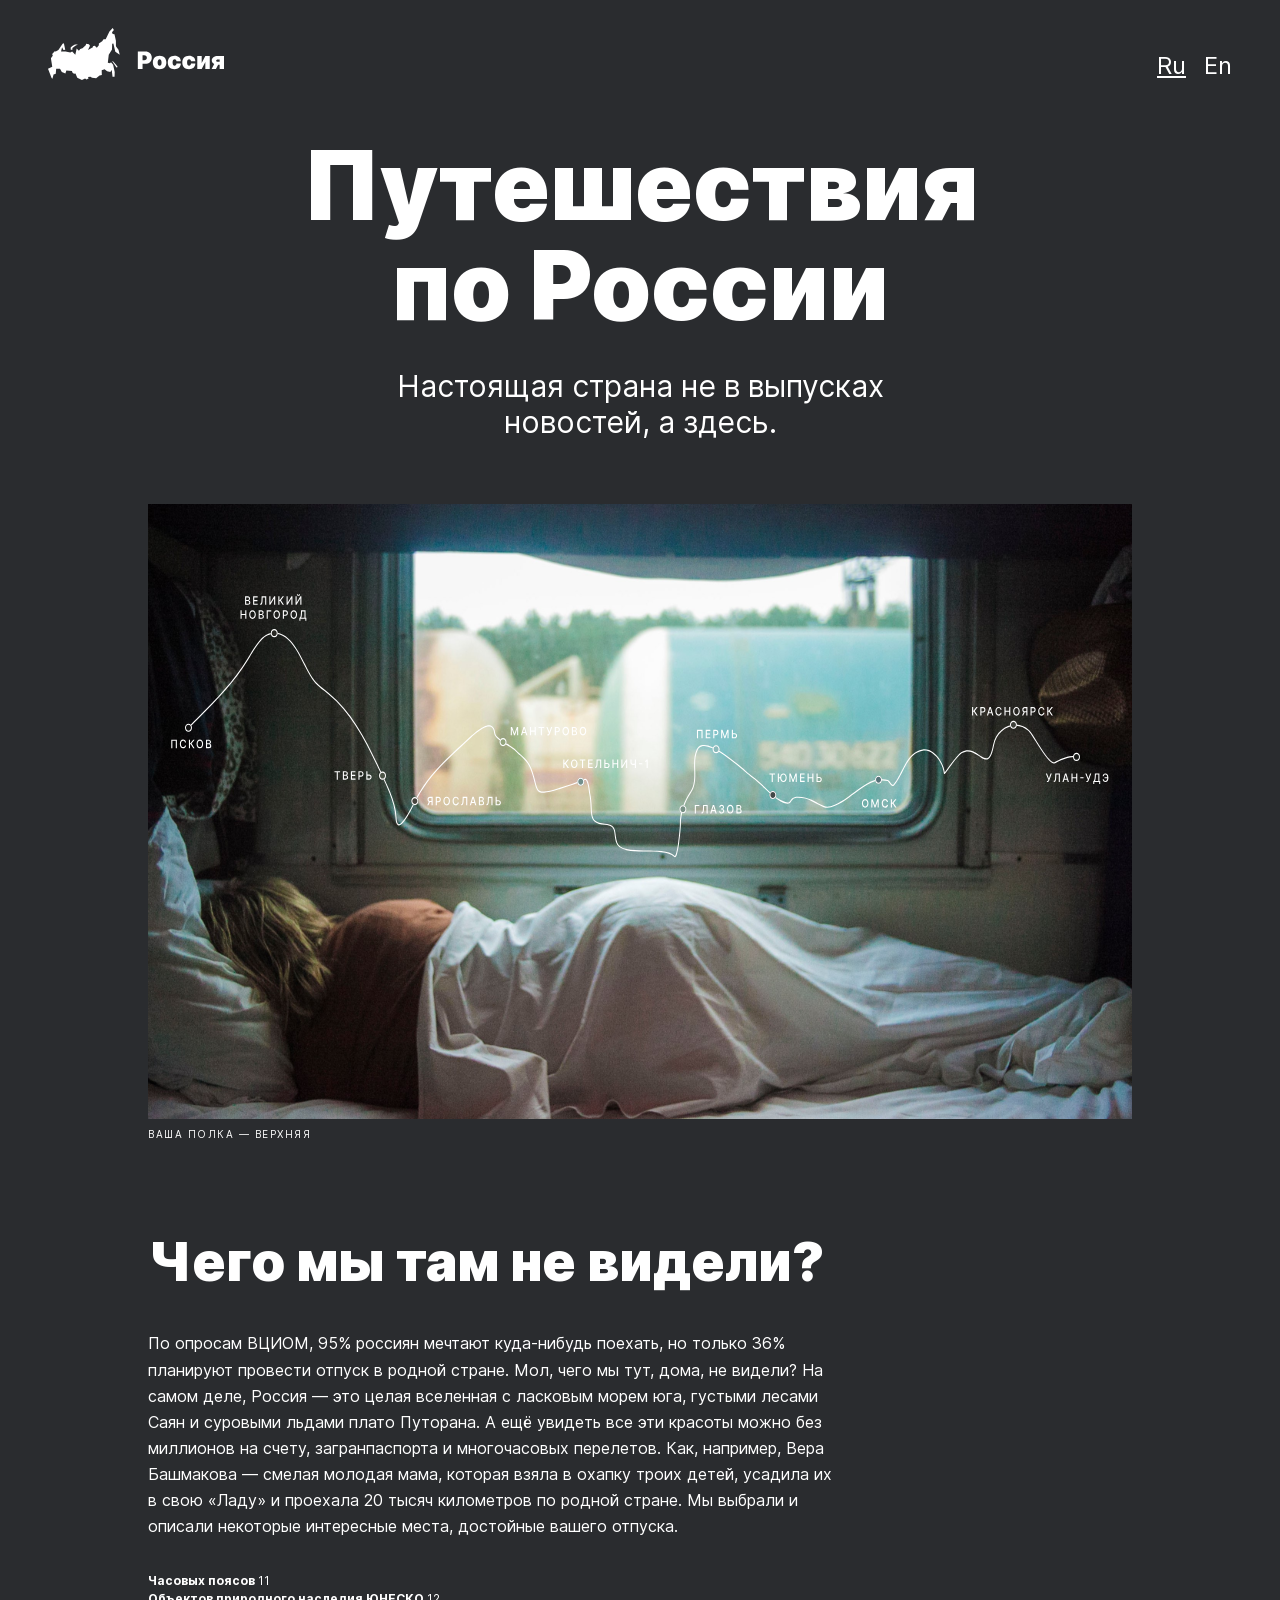
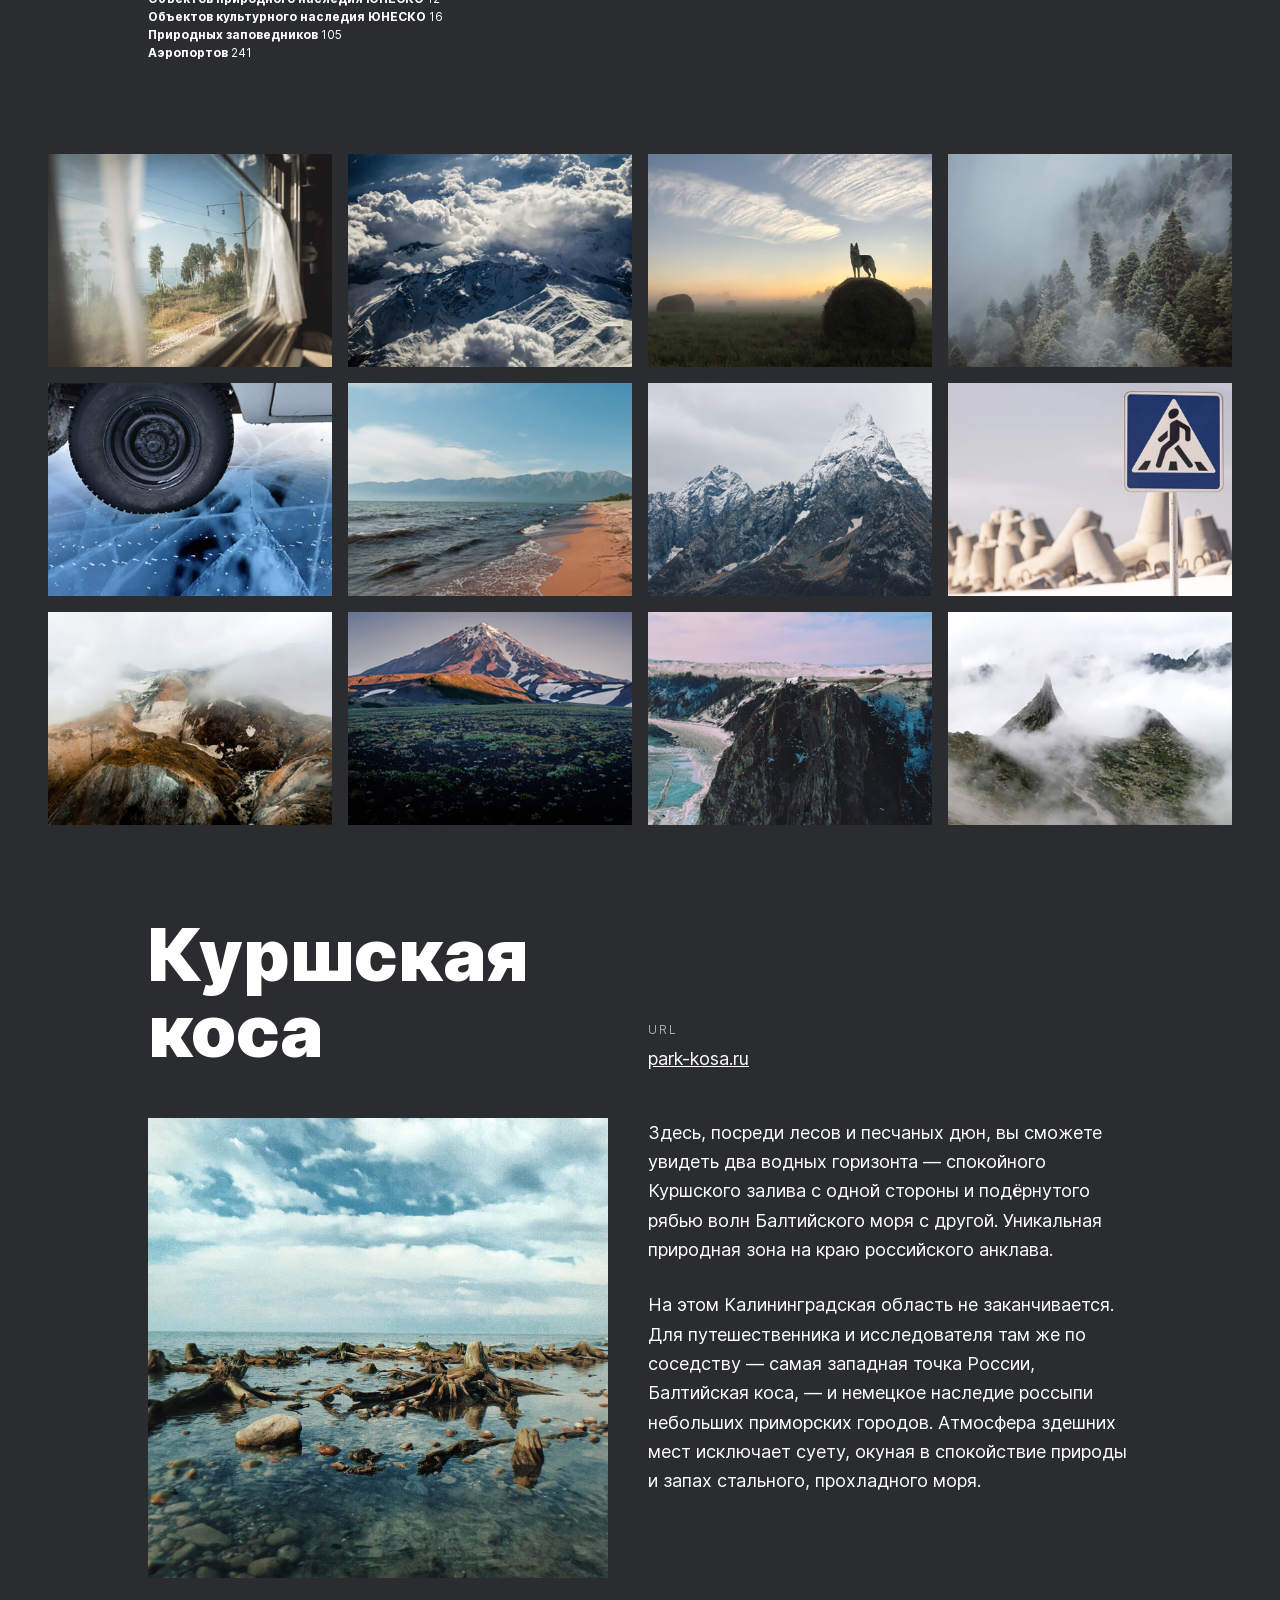
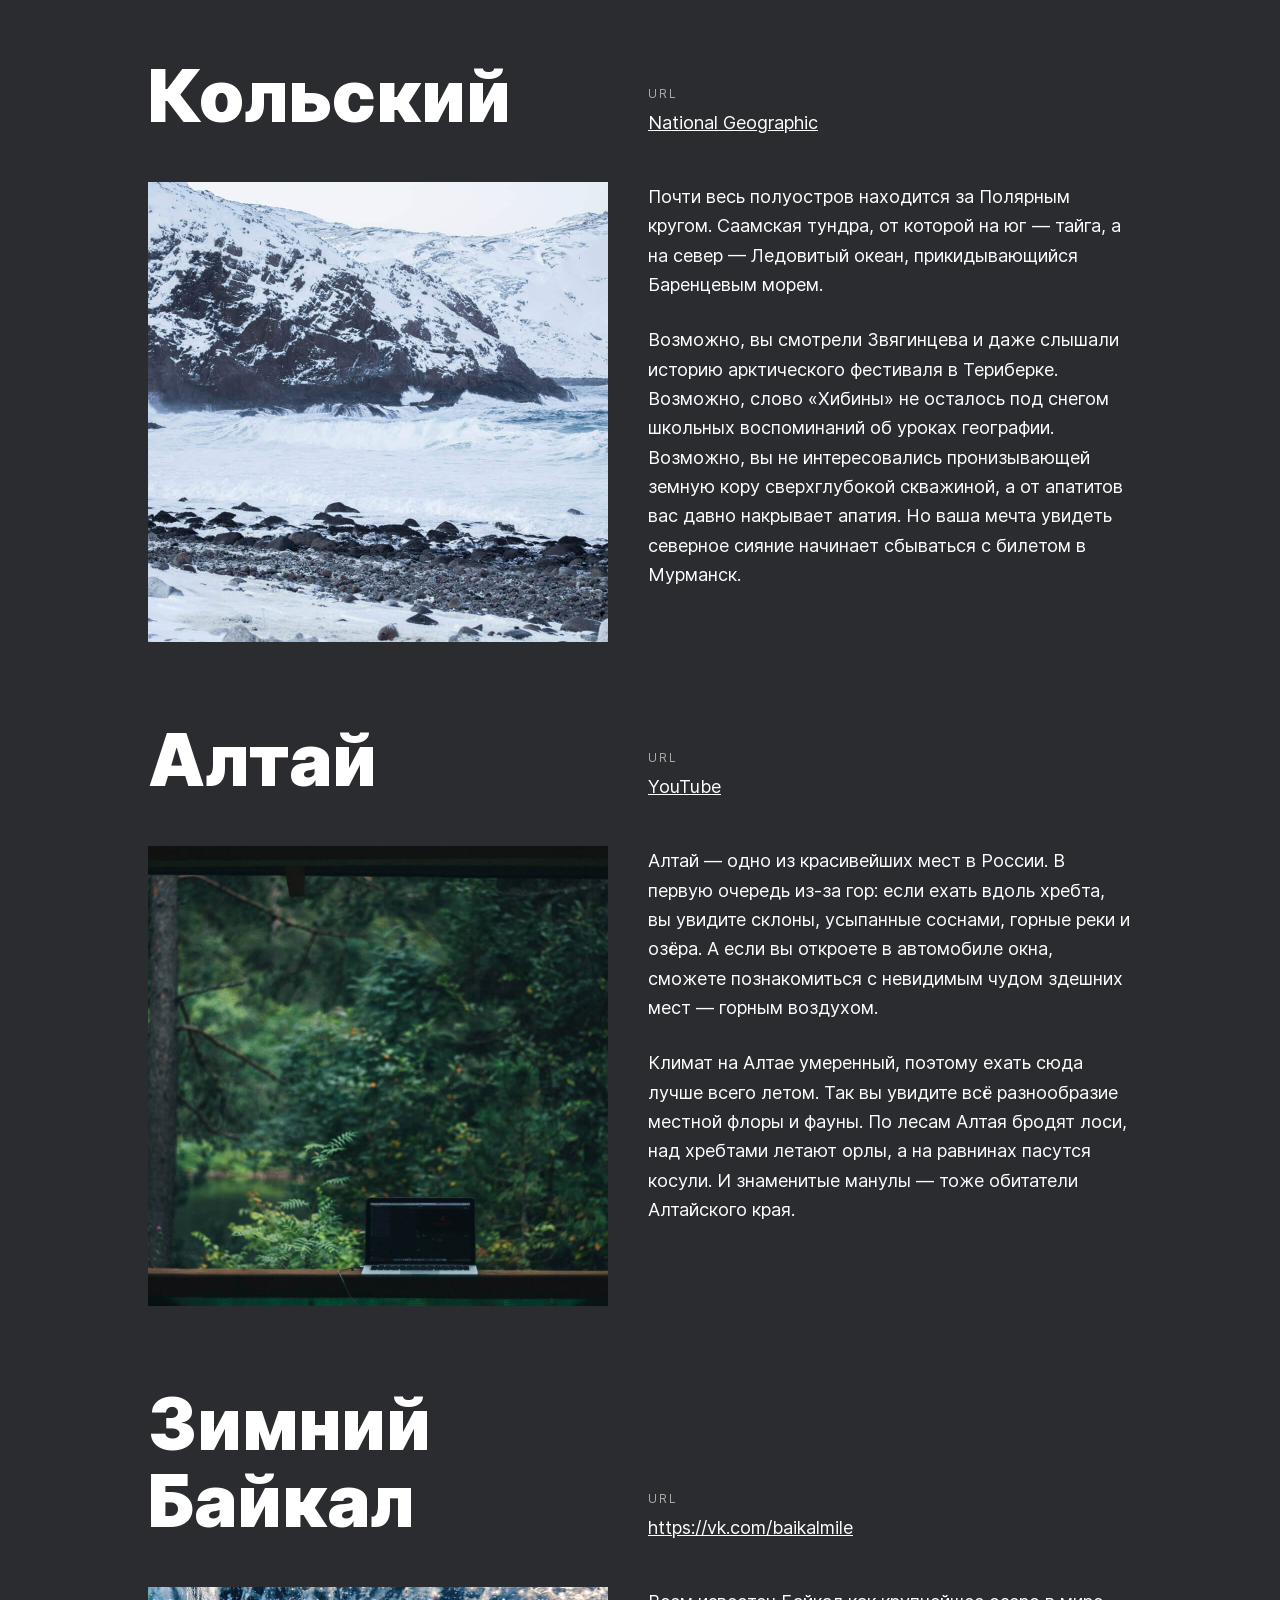
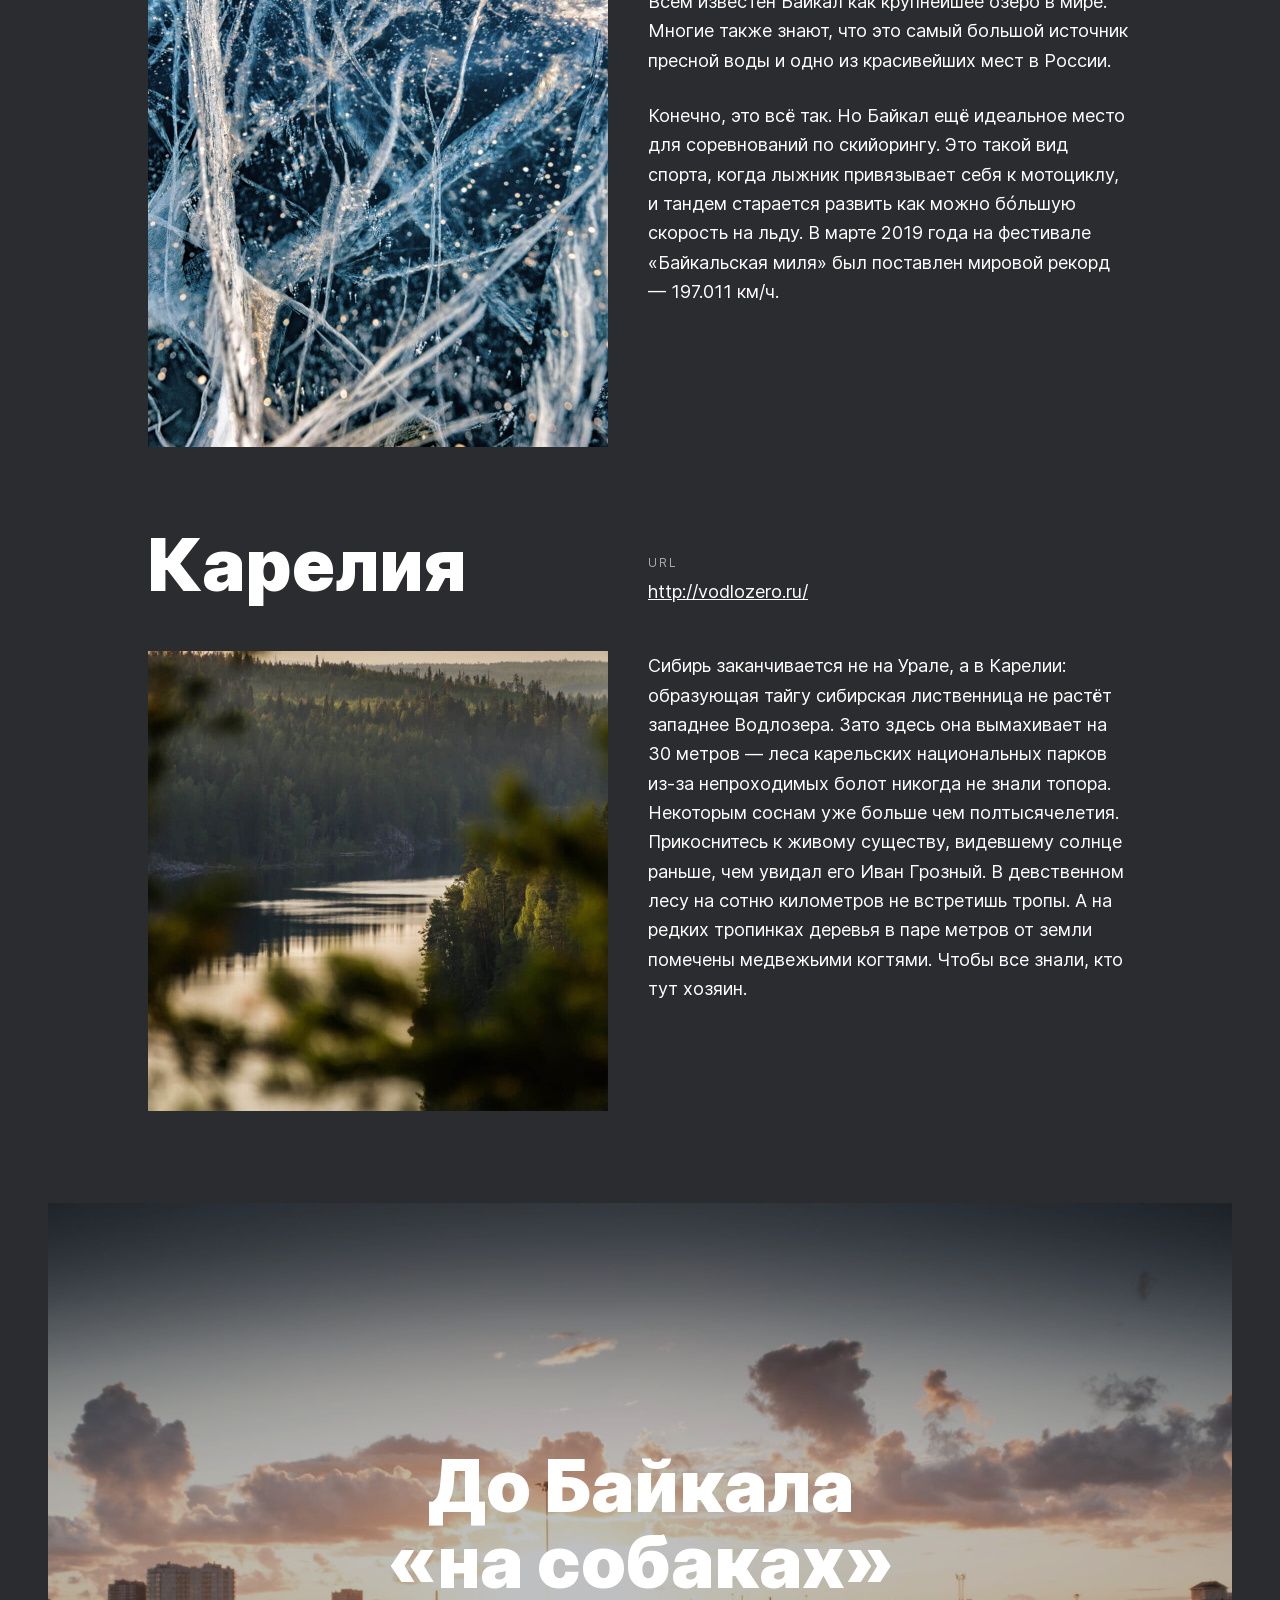
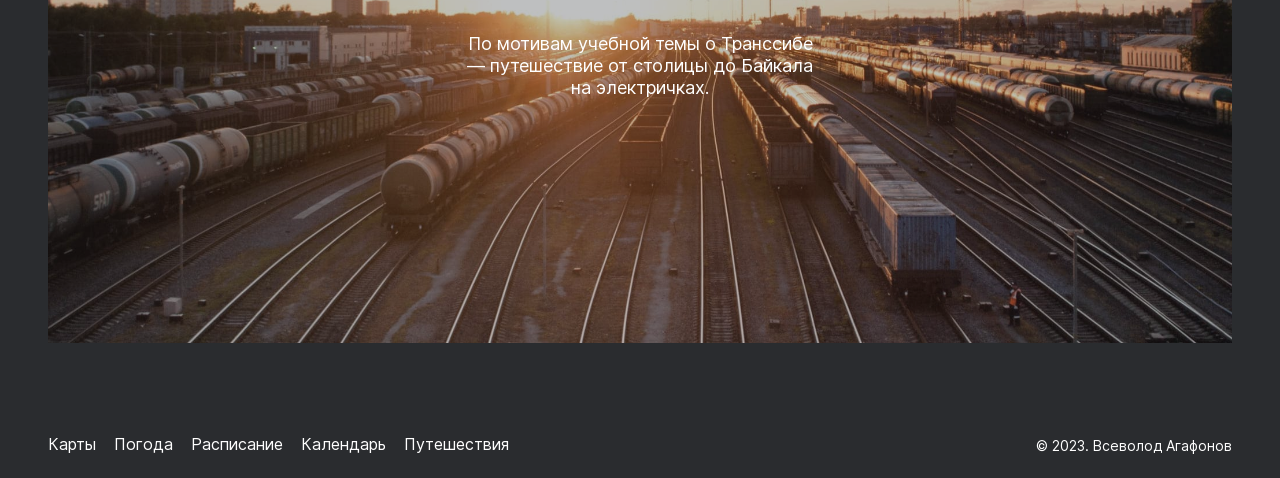
<file: index.html>
<!DOCTYPE html>
<html lang="ru">

<head>
  <meta charset="UTF-8">
  <meta http-equiv="X-UA-Compatible" content="IE=edge">
  <meta name="viewport" content="width=device-width, initial-scale=1">
  <link rel="stylesheet" href="./pages/index.css">
  <title>Путешествия по России</title>
</head>

<body class="page">
  <div class="page__container">
    <header class="header">
      <img src="./images/logo.svg" alt="Россия логотип" class="logo">
      <nav class="header__lang-link-container">
        <a href="#" class="header__lang-link header__lang-link_active">Ru</a>
        <a href="#" class="header__lang-link">En</a>
      </nav>
    </header>
    <main class="content">
      <section class="lead">
        <h1 class="lead__title">
          Путешествия по&nbsp;России
        </h1>
        <p class="lead__subtitle">
          Настоящая страна не в выпусках новостей, а здесь.
        </p>
        <img src="./images/lead-image.svg" alt="Фото Калегин Михаил" class="lead__image">
        <p class="lead__caption">
          ваша полка — верхняя
        </p>
      </section>
      <section class="intro">
        <h2 class="intro__title">
          Чего мы там не видели?
        </h2>
        <p class="intro__text">
          По опросам ВЦИОМ, 95% россиян мечтают куда-нибудь поехать,
          но только 36% планируют провести отпуск в родной стране.
          Мол, чего мы тут, дома, не видели? На самом деле, Россия —
          это целая вселенная с ласковым морем юга, густыми лесами Саян и
          суровыми льдами плато Путорана. А ещё увидеть все эти красоты можно
          без миллионов на счету, загранпаспорта и многочасовых перелетов.
          Как, например, Вера Башмакова — смелая молодая мама, которая
          взяла в охапку троих детей, усадила их в свою «Ладу» и проехала
          20 тысяч километров по родной стране. Мы выбрали и
          описали некоторые интересные места, достойные вашего отпуска.
        </p>
        <ul class="intro__list">
          <li>Часовых поясов <span class="intro__number">11</span></li>
          <li>Объектов природного наследия ЮНЕСКО <span class="intro__number">12</span></li>
          <li>Объектов культурного наследия ЮНЕСКО <span class="intro__number">16</span></li>
          <li>Природных заповедников <span class="intro__number">105</span></li>
          <li>Аэропортов <span class="intro__number">241</span></li>
        </ul>
      </section>
      <section class="photo-grid">
        <img src="./images/photo-grid-train.jpg" alt="В поезде" class="photo-grid__item">
        <img src="./images/photo-grid-atharva-tulsi.jpg" alt="Атхарва-тулси" class="photo-grid__item">
        <img src="./images/photo-grid-tuman.jpg" alt="Туман" class="photo-grid__item">
        <img src="./images/photo-grid-sochi.jpg" alt="Сочи" class="photo-grid__item">
        <img src="./images/photo-grid-arisa.jpg" alt="На льду" class="photo-grid__item">
        <img src="./images/photo-grid-baikal.jpg" alt="Байкал берег" class="photo-grid__item">
        <img src="./images/photo-grid-elbrus.jpg" alt="Эльбрус" class="photo-grid__item">
        <img src="./images/photo-grid-kondratiev.jpg" alt="Пешеходный переход" class="photo-grid__item">
        <img src="./images/photo-grid-kamchatka-1.jpg" alt="Камчатка сверху" class="photo-grid__item">
        <img src="./images/photo-grid-kamchatka-2.jpg" alt="Камчатка снизу" class="photo-grid__item">
        <img src="./images/photo-grid-baikal-2.jpg" alt="Байкал обрыв" class="photo-grid__item">
        <img src="./images/photo-grid-ergaki.jpg" alt="Ергаки" class="photo-grid__item">
      </section>
      <section class="places">
        <div class="place">
          <div class="place__first-row">
            <h2 class="place__title">
              Куршская коса
            </h2>
            <div class="place__website">
              <h3 class="place__url-heading">
                url
              </h3>
              <a class="place__link" href="http://park-kosa.ru" target="_blank">
                park-kosa.ru
              </a>
            </div>
          </div>
          <div class="place__second-row">
            <img src="./images/place-kosa.jpg" alt="Куршская коса" class="place__image">
            <div class="place__paragraphs">
              <p class="place__paragraph">
                Здесь, посреди лесов и песчаных дюн, вы сможете увидеть два водных
                горизонта — спокойного Куршского залива с одной стороны и подёрнутого
                рябью волн Балтийского моря с другой. Уникальная природная зона на краю
                российского анклава.
              </p>
              <p class="place__paragraph">
                На этом Калининградская область не заканчивается. Для путешественника и
                исследователя там же по соседству — самая западная точка России, Балтийская коса, —
                и немецкое наследие россыпи небольших приморских городов. Атмосфера здешних мест
                исключает суету, окуная в спокойствие природы и запах стального, прохладного моря.
              </p>
            </div>
          </div>
        </div>
        <div class="place">
          <div class="place__first-row">
            <h2 class="place__title">
              Кольский
            </h2>
            <div class="place__website">
              <h3 class="place__url-heading">
                url
              </h3>
              <a class="place__link" href="https://yourshot.nationalgeographic.com/photos/?keywords=kolskiy"
                target="_blank">
                National Geographic
              </a>
            </div>
          </div>
          <div class="place__second-row">
            <img src="./images/place-kolsky.jpg" alt="Кольский" class="place__image">
            <div class="place__paragraphs">
              <p class="place__paragraph">
                Почти весь полуостров находится за Полярным кругом. Саамская тундра, от которой
                на юг — тайга, а на север — Ледовитый океан, прикидывающийся Баренцевым морем.
              </p>
              <p class="place__paragraph">
                Возможно, вы смотрели Звягинцева и даже слышали историю арктического фестиваля в
                Териберке. Возможно, слово «Хибины» не осталось под снегом школьных воспоминаний об
                уроках географии. Возможно, вы не интересовались пронизывающей земную кору
                сверхглубокой скважиной, а от апатитов вас давно накрывает апатия.
                Но ваша мечта увидеть северное сияние начинает сбываться с билетом в Мурманск.
              </p>
            </div>
          </div>
        </div>
        <div class="place">
          <div class="place__first-row">
            <h2 class="place__title">
              Алтай
            </h2>
            <div class="place__website">
              <h3 class="place__url-heading">
                url
              </h3>
              <a class="place__link" href="https://www.youtube.com/watch?v=7ZEsoV7kWAQ" target="_blank">
                YouTube
              </a>
            </div>
          </div>
          <div class="place__second-row">
            <img src="./images/place-altai.jpg" alt="Алтай" class="place__image">
            <div class="place__paragraphs">
              <p class="place__paragraph">
                Алтай — одно из красивейших мест в России.
                В первую очередь из-за гор: если ехать вдоль хребта, вы увидите склоны, усыпанные
                соснами, горные реки и озёра. А если вы откроете в автомобиле окна, сможете познакомиться
                с невидимым чудом здешних мест — горным воздухом.
              </p>
              <p class="place__paragraph">
                Климат на Алтае умеренный, поэтому ехать сюда лучше всего летом. Так вы увидите всё
                разнообразие местной флоры и фауны. По лесам Алтая бродят лоси, над хребтами летают
                орлы, а на равнинах пасутся косули. И знаменитые манулы — тоже обитатели Алтайского края.
              </p>
            </div>
          </div>
        </div>
        <div class="place">
          <div class="place__first-row">
            <h2 class="place__title">
              Зимний Байкал
            </h2>
            <div class="place__website">
              <h3 class="place__url-heading">
                url
              </h3>
              <a class="place__link" href="https://vk.com/baikalmile" target="_blank">
                https://vk.com/baikalmile
              </a>
            </div>
          </div>
          <div class="place__second-row">
            <img src="./images/place-winter-baikal.jpg" alt="Зимний Байкал" class="place__image">
            <div class="place__paragraphs">
              <p class="place__paragraph">
                Всем известен Байкал как крупнейшее озеро в мире. Многие также знают,
                что это самый большой источник пресной воды и одно из красивейших мест в России.
              </p>
              <p class="place__paragraph">
                Конечно, это всё так. Но Байкал ещё идеальное место для соревнований по скийорингу.
                Это такой вид спорта, когда лыжник привязывает себя к мотоциклу, и тандем старается
                развить как можно бóльшую скорость на льду. В марте 2019 года на фестивале
                «Байкальская миля» был поставлен мировой рекорд — 197.011 км/ч.
              </p>
            </div>
          </div>
        </div>
        <div class="place">
          <div class="place__first-row">
            <h2 class="place__title">
              Карелия
            </h2>
            <div class="place__website">
              <h3 class="place__url-heading">
                url
              </h3>
              <a class="place__link" href="http://vodlozero.ru" target="_blank">
                http://vodlozero.ru/
              </a>
            </div>
          </div>
          <div class="place__second-row">
            <img src="./images/place-karelia.jpg" alt="Карелия" class="place__image">
            <div class="place__paragraphs">
              <p class="place__paragraph">
                Сибирь заканчивается не на Урале, а в Карелии: образующая тайгу сибирская лиственница не
                растёт западнее Водлозера. Зато здесь она вымахивает на 30 метров — леса карельских
                национальных парков из-за непроходимых болот никогда не знали топора. Некоторым соснам уже
                больше чем полтысячелетия. Прикоснитесь к живому существу, видевшему солнце раньше, чем
                увидал его Иван Грозный. В девственном лесу на сотню километров не встретишь тропы.
                А на редких тропинках деревья в паре метров от земли помечены медвежьими когтями.
                Чтобы все знали, кто тут хозяин.
              </p>
            </div>
          </div>
        </div>
      </section>
      <section class="cover cover_margin_cover">
        <a class="cover__link" href="https://stampsy.com/na-elektrichkakh-do-baikala" target="_blank">
          <h2 class="cover__title">
            До&nbsp;Байкала «на&nbsp;собаках»
          </h2>
          <p class="cover__subtitle">
            По мотивам учебной темы о Транссибе — путешествие от столицы до Байкала на электричках.
          </p>
        </a>
      </section>
    </main>
    <footer class="footer">
      <div class="footer__container">
        <nav>
          <ul class="footer__links">
            <li><a href="https://yandex.ru/maps" class="footer__link" target="_blank">Карты</a></li>
            <li><a href="https://yandex.ru/pogoda" class="footer__link" target="_blank">Погода</a></li>
            <li><a href="https://rasp.yandex.ru" class="footer__link" target="_blank">Расписание</a></li>
            <li><a href="https://calendar.yandex.ru" class="footer__link" target="_blank">Календарь</a></li>
            <li><a href="https://travel.yandex.ru" class="footer__link" target="_blank">Путешествия</a></li>
          </ul>
        </nav>
        <p class="footer__copyright">
          &copy; 2023. Всеволод Агафонов
        </p>
      </div>
    </footer>
  </div>
</body>

</html>
</file>
<file: pages/index.css>
@import url(../vendor/normalize.css);
@import url(../vendor/fonts.css);

@import url(../blocks/page/page.css);
@import url(../blocks/page/__container/page__container.css);
@import url(../blocks/header/header.css);
@import url(../blocks/logo/logo.css);
@import url(../blocks/header/__lang-link-container/header__lang-link-container.css);
@import url(../blocks/header/__lang-link/header__lang-link.css);
@import url(../blocks/header/__lang-link/_active/header__lang-link_active.css);
@import url(../blocks/content/content.css);
@import url(../blocks/lead/lead.css);
@import url(../blocks/lead/__title/lead__title.css);
@import url(../blocks/lead/__subtitle/lead__subtitle.css);
@import url(../blocks/lead/__image/lead__image.css);
@import url(../blocks/lead/__caption/lead__caption.css);
@import url(../blocks/intro/intro.css);
@import url(../blocks/intro/__title/intro__title.css);
@import url(../blocks/intro/__text/intro__text.css);
@import url(../blocks/intro/__list/intro__list.css);
@import url(../blocks/intro/__number/intro__number.css);
@import url(../blocks/photo-grid/photo-grid.css);
@import url(../blocks/photo-grid/__item/photo-grid__item.css);
@import url(../blocks/places/places.css);
@import url(../blocks/place/place.css);
@import url(../blocks/place/__first-row/place__first-row.css);
@import url(../blocks/place/__title/place__title.css);
@import url(../blocks/place/__image/place__image.css);
@import url(../blocks/place/__second-row/place__second-row.css);
@import url(../blocks/place/__website/place__website.css);
@import url(../blocks/place/__url-heading/place__url-heading.css);
@import url(../blocks/place/__link/place__link.css);
@import url(../blocks/place/__paragraphs/place__paragraphs.css);
@import url(../blocks/place/__paragraph/place__paragraph.css);
@import url(../blocks/cover/cover.css);
@import url(../blocks/cover/_margin_cover/cover_margin_cover.css);
@import url(../blocks/cover/__link/cover__link.css);
@import url(../blocks/cover/__title/cover__title.css);
@import url(../blocks/cover/__subtitle/cover__subtitle.css);
@import url(../blocks/footer/footer.css);
@import url(../blocks/footer/__container/footer__container.css);
@import url(../blocks/footer/__links/footer__links.css);
@import url(../blocks/footer/__link/footer__link.css);
@import url(../blocks/footer/__copyright/footer__copyright.css);
</file>
